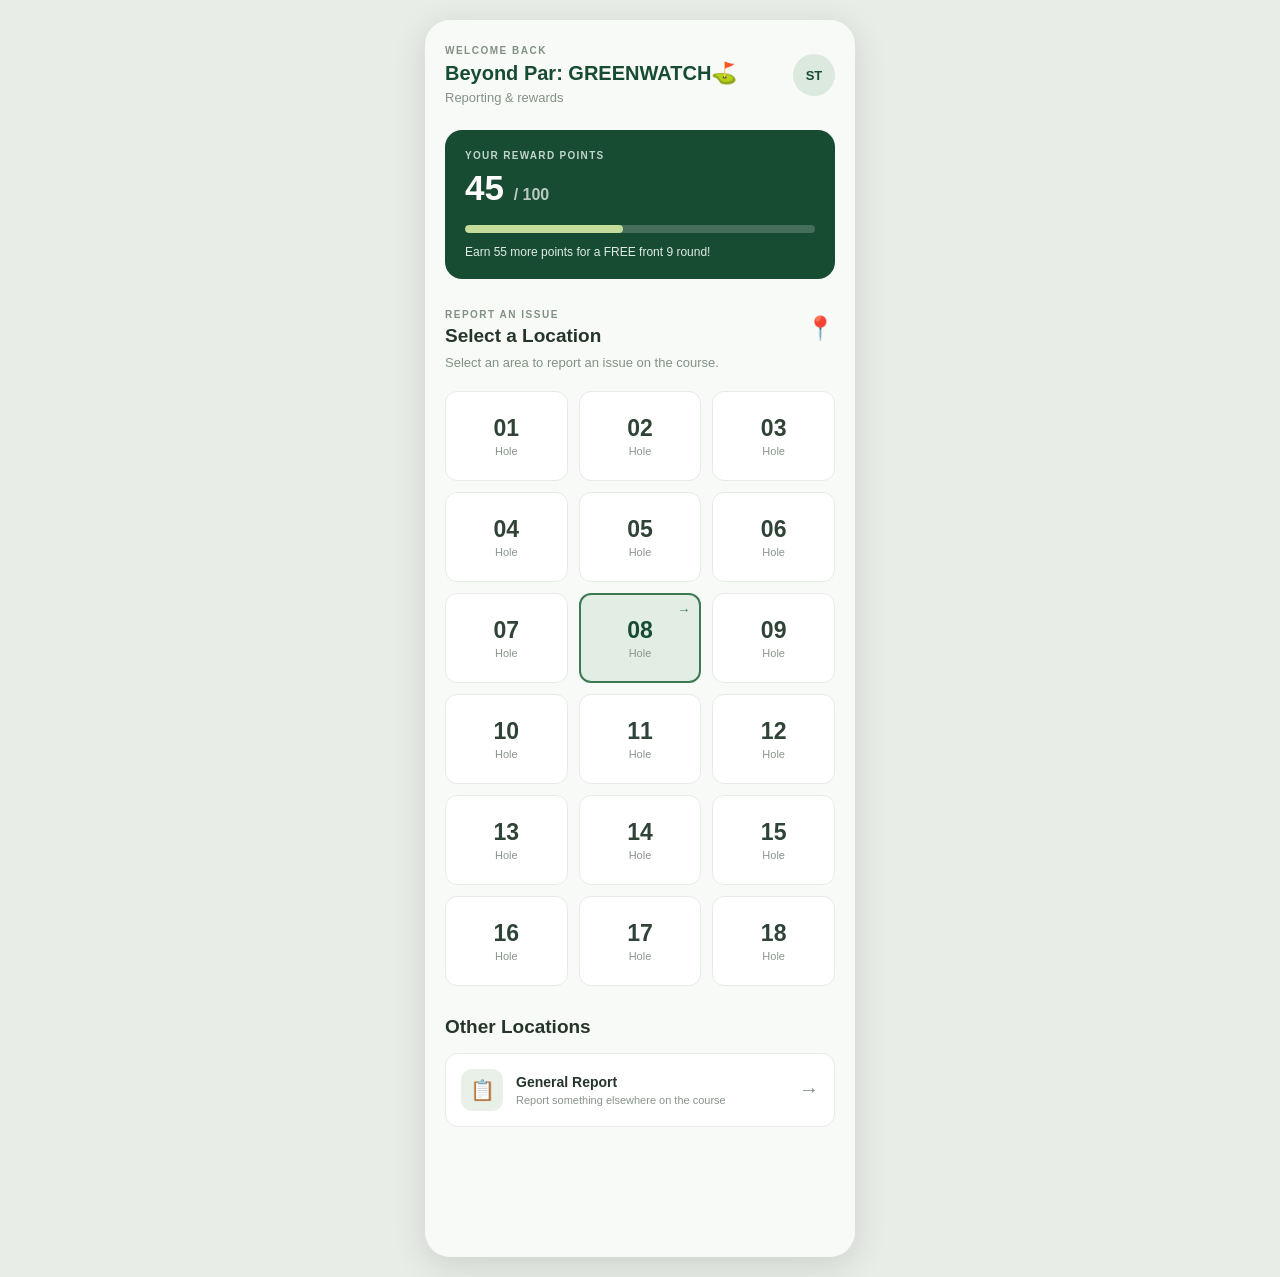
<file: index.html>
<!DOCTYPE html>
<html lang="en">
<head>
    <meta charset="UTF-8">
    <meta name="viewport" content="width=device-width, initial-scale=1.0">
    <title>BeyondPar - Home</title>
    <link rel="stylesheet" href="style.css">
</head>
<body>

<div class="app-container">

    <!-- Header -->
    <header class="header">
        <div>
            <p class="eyebrow">WELCOME BACK</p>
            <h1>Beyond Par: GREENWATCH<span>⛳</span></h1>
            <p class="subtitle">Reporting & rewards</p>
        </div>
        <div class="profile-icon">ST</div>
    </header>

    <!-- Points Card -->
    <section class="points-card">
        <div class="points-top">
            <div>
                <p class="points-label">YOUR REWARD POINTS</p>
                <h2>45 <span>/ 100</span></h2>
            </div>
        </div>

        <div class="progress-bar">
            <div class="progress-fill"></div>
        </div>

        <p class="points-footer">
            Earn 55 more points for a FREE front 9 round!
        </p>
    </section>

    <!-- Course Selection -->
    <section class="section">
        <div class="section-heading">
            <div>
                <p class="eyebrow">REPORT AN ISSUE</p>
                <h2>Select a Location</h2>
            </div>
            <span class="location-icon">📍</span>
        </div>

        <p class="section-description">
            Select an area to report an issue on the course.
        </p>

        <!-- Hole Grid -->
        <div class="hole-grid">

            <div class="hole-tile">
                <span class="hole-number">01</span>
                <span class="hole-label">Hole</span>
            </div>

            <div class="hole-tile">
                <span class="hole-number">02</span>
                <span class="hole-label">Hole</span>
            </div>

            <div class="hole-tile">
                <span class="hole-number">03</span>
                <span class="hole-label">Hole</span>
            </div>

            <div class="hole-tile">
                <span class="hole-number">04</span>
                <span class="hole-label">Hole</span>
            </div>

            <div class="hole-tile">
                <span class="hole-number">05</span>
                <span class="hole-label">Hole</span>
            </div>

            <div class="hole-tile">
                <span class="hole-number">06</span>
                <span class="hole-label">Hole</span>
            </div>

            <div class="hole-tile">
                <span class="hole-number">07</span>
                <span class="hole-label">Hole</span>
            </div>

            <!-- ONLY WORKING HOLE -->
            <a href="hole8.html" class="hole-tile active-hole">
                <span class="hole-number">08</span>
                <span class="hole-label">Hole</span>
                <span class="tile-arrow">→</span>
            </a>

            <div class="hole-tile">
                <span class="hole-number">09</span>
                <span class="hole-label">Hole</span>
            </div>

            <div class="hole-tile">
                <span class="hole-number">10</span>
                <span class="hole-label">Hole</span>
            </div>

            <div class="hole-tile">
                <span class="hole-number">11</span>
                <span class="hole-label">Hole</span>
            </div>

            <div class="hole-tile">
                <span class="hole-number">12</span>
                <span class="hole-label">Hole</span>
            </div>

            <div class="hole-tile">
                <span class="hole-number">13</span>
                <span class="hole-label">Hole</span>
            </div>

            <div class="hole-tile">
                <span class="hole-number">14</span>
                <span class="hole-label">Hole</span>
            </div>

            <div class="hole-tile">
                <span class="hole-number">15</span>
                <span class="hole-label">Hole</span>
            </div>

            <div class="hole-tile">
                <span class="hole-number">16</span>
                <span class="hole-label">Hole</span>
            </div>

            <div class="hole-tile">
                <span class="hole-number">17</span>
                <span class="hole-label">Hole</span>
            </div>

            <div class="hole-tile">
                <span class="hole-number">18</span>
                <span class="hole-label">Hole</span>
            </div>

        </div>
    </section>

    <!-- Additional Reporting Options -->
    <section class="section">
        <h2 class="section-title">Other Locations</h2>

            <div class="option-card">
                <div class="option-icon">📋</div>
                <div>
                    <h3>General Report</h3>
                    <p>Report something elsewhere on the course</p>
                </div>
                <span>→</span>
            </div>
    </section>
</div>

</body>
</html>
</file>
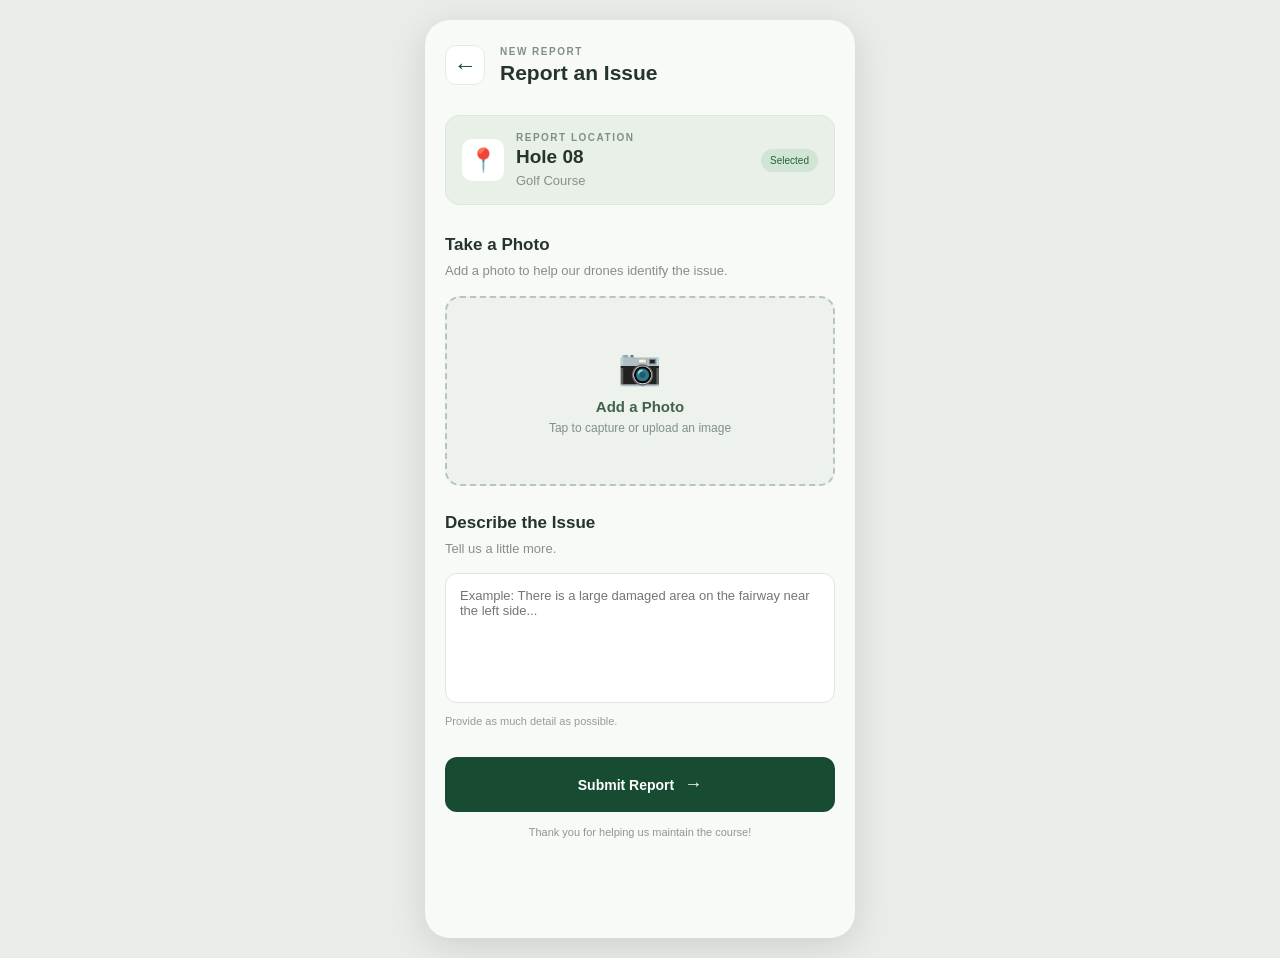
<file: hole8.html>
<!DOCTYPE html>
<html lang="en">
<head>
    <meta charset="UTF-8">
    <meta name="viewport" content="width=device-width, initial-scale=1.0">
    <title>Report Issue - Hole 8</title>
    <link rel="stylesheet" href="style.css">
</head>
<body>

<div class="app-container">

    <!-- Header -->
    <header class="page-header">
        <a href="index.html" class="back-button">←</a>
        <div>
            <p class="eyebrow">NEW REPORT</p>
            <h1>Report an Issue</h1>
        </div>
    </header>

    <!-- Location -->
    <section class="report-location">
        <div class="location-icon">📍</div>
        <div>
            <p class="eyebrow">REPORT LOCATION</p>
            <h2>Hole 08</h2>
            <p class="subtitle">Golf Course</p>
        </div>
        <span class="location-badge">Selected</span>
    </section>

    <!-- Photo Section -->
    <section class="report-section">
        <h2>Take a Photo</h2>
        <p class="section-description">
            Add a photo to help our drones identify the issue.
        </p>

        <div class="photo-placeholder">
            <div class="camera-icon">📷</div>
            <h3>Add a Photo</h3>
            <p>Tap to capture or upload an image</p>
        </div>
    </section>

    <!-- Description -->
    <section class="report-section">
        <h2>Describe the Issue</h2>
        <p class="section-description">
            Tell us a little more.
        </p>

        <textarea
            class="description-input"
            placeholder="Example: There is a large damaged area on the fairway near the left side..."
        ></textarea>

        <p class="input-hint">Provide as much detail as possible.</p>
    </section>

    <!-- Submit -->
    <div class="submit-section">
        <a href="thankyou.html" class="primary-button">
            Submit Report <span>→</span>
        </a>

        <p class="privacy-note">
            Thank you for helping us maintain the course!
        </p>
    </div>

</div>

</body>
</html>
</file>
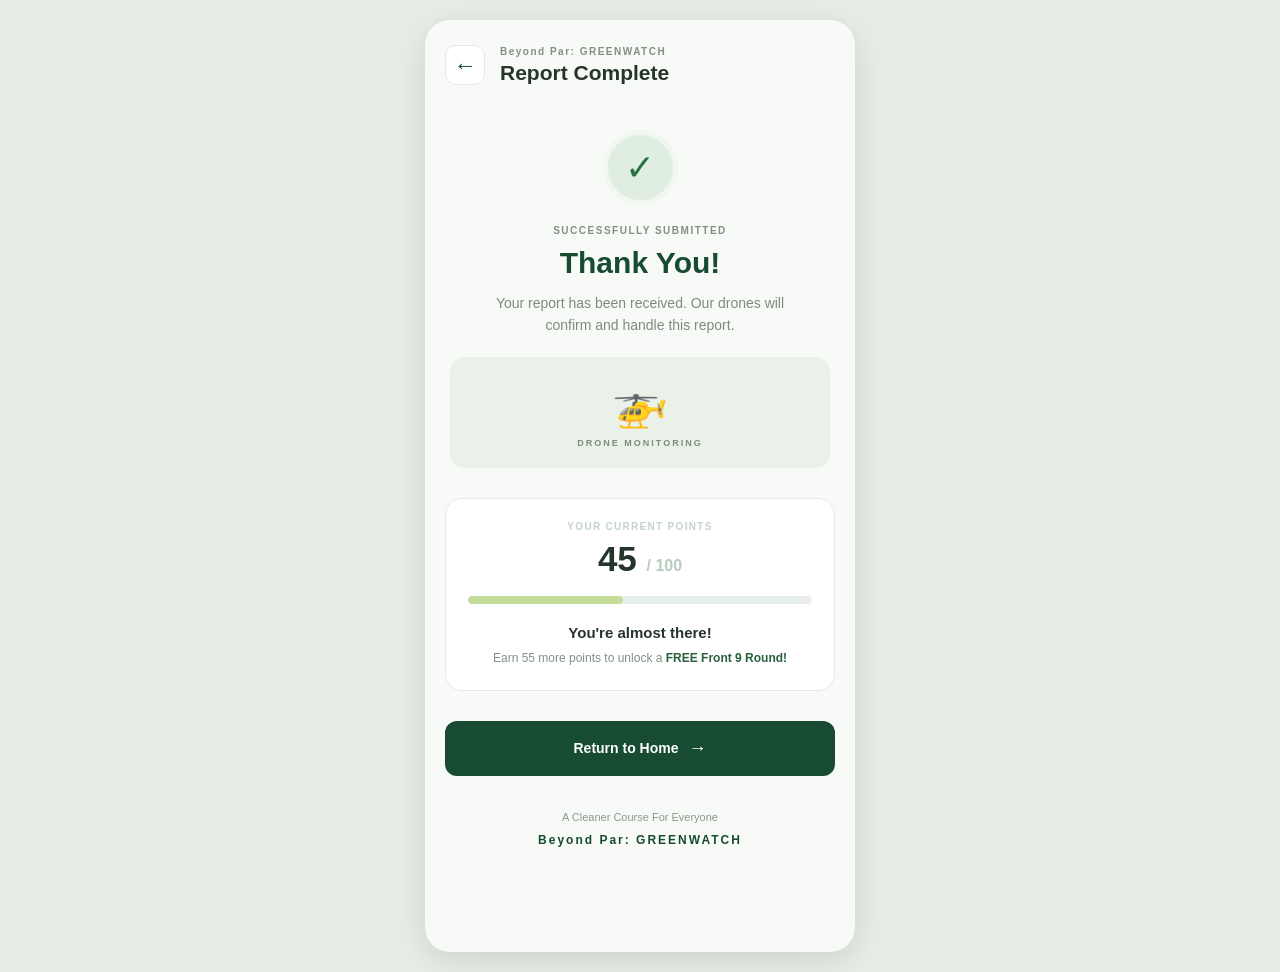
<file: thankyou.html>
<!DOCTYPE html>
<html lang="en">
<head>
    <meta charset="UTF-8">
    <meta name="viewport" content="width=device-width, initial-scale=1.0">
    <title>Report Submitted</title>
    <link rel="stylesheet" href="style.css">
</head>
<body>

<div class="app-container">

    <!-- Header -->
    <header class="page-header">
        <a href="index.html" class="back-button">←</a>
        <div>
            <p class="eyebrow">Beyond Par: GREENWATCH</p>
            <h1>Report Complete</h1>
        </div>
    </header>

    <!-- Confirmation -->
    <section class="success-section">

        <div class="success-icon">
            ✓
        </div>

        <p class="eyebrow">SUCCESSFULLY SUBMITTED</p>
        <h2>Thank You!</h2>

        <p class="success-description">
            Your report has been received. Our drones will confirm
            and handle this report.
        </p>

        <div class="drone-placeholder">
            🚁
            <p>DRONE MONITORING</p>
        </div>

    </section>

    <!-- Rewards -->
    <section class="reward-card">



        <p class="points-label">YOUR CURRENT POINTS</p>

        <h2>45 <span>/ 100</span></h2>

        <div class="progress-bar">
            <div class="progress-fill"></div>
        </div>

        <h3>You're almost there!</h3>

        <p>
            Earn 55 more points to unlock a
            <strong>FREE Front 9 Round!</strong>
        </p>

    </section>

    <!-- Return Home -->
    <div class="submit-section">
        <a href="index.html" class="primary-button">
            Return to Home <span>→</span>
        </a>
    </div>

    <div class="confirmation-footer">
        <p>A Cleaner Course For Everyone</p>
        <strong>Beyond Par: GREENWATCH</strong>
    </div>

</div>

</body>
</html>
</file>
<file: style.css>
* {
    margin: 0;
    padding: 0;
    box-sizing: border-box;
}

body {
    background: #e9ede8;
    font-family: Arial, Helvetica, sans-serif;
    color: #26352c;
    padding: 20px 10px;
}

.app-container {
    width: 100%;
    max-width: 430px;
    min-height: 850px;
    margin: 0 auto;
    background: #f8faf7;
    position: relative;
    padding: 25px 20px 100px;
    border-radius: 25px;
    box-shadow: 0 8px 35px rgba(0, 0, 0, 0.12);
    overflow: hidden;
}

a {
    text-decoration: none;
    color: inherit;
}

.eyebrow {
    font-size: 10px;
    font-weight: bold;
    letter-spacing: 1.5px;
    color: #819084;
}

.subtitle {
    color: #859188;
    font-size: 13px;
    margin-top: 5px;
}

.section-description {
    font-size: 13px;
    color: #849087;
    line-height: 1.5;
    margin-top: 6px;
}




.header {
    display: flex;
    justify-content: space-between;
    align-items: center;
    margin-bottom: 25px;
}

.header h1 {
    font-size: 20px;
    color: #174b32;
    margin-top: 5px;
}

.header h1 span {
    font-size: 21px;
}

.profile-icon {
    background: #dce9df;
    color: #174b32;
    width: 42px;
    height: 42px;
    border-radius: 50%;
    display: flex;
    justify-content: center;
    align-items: center;
    font-size: 13px;
    font-weight: bold;
}




.points-card {
    background: #174b32;
    color: white;
    padding: 20px;
    border-radius: 17px;
    margin-bottom: 30px;
}

.points-top {
    display: flex;
    justify-content: space-between;
    align-items: center;
}

.points-label {
    font-size: 10px;
    letter-spacing: 1.3px;
    color: #c2d5c8;
    font-weight: bold;
}

.points-card h2,
.reward-card h2 {
    font-size: 35px;
    margin-top: 7px;
}

.points-card h2 span,
.reward-card h2 span {
    font-size: 16px;
    color: #b9cbbf;
}

.trophy {
    font-size: 32px;
}

.progress-bar {
    height: 8px;
    width: 100%;
    background: rgba(255, 255, 255, 0.2);
    border-radius: 20px;
    margin-top: 17px;
    overflow: hidden;
}

.progress-fill {
    width: 45%;
    height: 100%;
    background: #c3dc9a;
    border-radius: 20px;
}

.points-footer {
    font-size: 12px;
    color: #e1ece4;
    margin-top: 12px;
}




.section {
    margin-bottom: 30px;
}

.section-heading {
    display: flex;
    justify-content: space-between;
    align-items: center;
}

.section-heading h2,
.section-title {
    font-size: 19px;
    margin-top: 5px;
}

.location-icon {
    font-size: 23px;
}




.hole-grid {
    display: grid;
    grid-template-columns: repeat(3, 1fr);
    gap: 11px;
    margin-top: 18px;
}

.hole-tile {
    min-height: 90px;
    background: white;
    border: 1px solid #e6ebe6;
    border-radius: 12px;
    display: flex;
    flex-direction: column;
    align-items: center;
    justify-content: center;
    position: relative;
    color: #304337;
    transition: 0.2s;
}

.hole-number {
    font-size: 23px;
    font-weight: bold;
}

.hole-label {
    font-size: 11px;
    color: #8a968d;
    margin-top: 3px;
}

.active-hole {
    background: #e2eee4;
    border: 2px solid #3b7953;
    color: #174b32;
    cursor: pointer;
}

.active-hole:hover {
    background: #d2e5d6;
    transform: translateY(-2px);
}

.tile-arrow {
    position: absolute;
    right: 9px;
    top: 7px;
    font-size: 13px;
    color: #3b7953;
}



.section-title {
    margin-bottom: 15px;
}

.other-options {
    display: flex;
    flex-direction: column;
    gap: 12px;
}

.option-card {
    background: white;
    border: 1px solid #e6ebe6;
    padding: 15px;
    border-radius: 13px;
    display: flex;
    align-items: center;
    gap: 13px;
}

.option-icon {
    background: #e8f0e8;
    width: 42px;
    height: 42px;
    border-radius: 11px;
    display: flex;
    align-items: center;
    justify-content: center;
    font-size: 20px;
}

.option-card h3 {
    font-size: 14px;
    margin-bottom: 4px;
}

.option-card p {
    font-size: 11px;
    color: #89938b;
}

.option-card > span {
    margin-left: auto;
    color: #809087;
    font-size: 20px;
}




.page-header {
    display: flex;
    align-items: center;
    gap: 15px;
    margin-bottom: 30px;
}

.page-header h1 {
    font-size: 21px;
    margin-top: 4px;
}

.back-button {
    width: 40px;
    height: 40px;
    background: white;
    border: 1px solid #e5eae5;
    border-radius: 11px;
    display: flex;
    justify-content: center;
    align-items: center;
    font-size: 23px;
    color: #174b32;
}




.report-location {
    background: #e8f0e8;
    border: 1px solid #d9e7dc;
    border-radius: 14px;
    padding: 16px;
    display: flex;
    align-items: center;
    gap: 12px;
    margin-bottom: 30px;
}

.report-location .location-icon {
    background: white;
    border-radius: 10px;
    width: 42px;
    height: 42px;
    display: flex;
    justify-content: center;
    align-items: center;
}

.report-location h2 {
    font-size: 19px;
    margin-top: 3px;
}

.location-badge {
    margin-left: auto;
    background: #d1e5d5;
    color: #27623d;
    padding: 6px 9px;
    font-size: 10px;
    border-radius: 20px;
}




.report-section {
    margin-bottom: 27px;
}

.report-section h2 {
    font-size: 17px;
}

.photo-placeholder {
    height: 190px;
    background: #edf2ed;
    border: 2px dashed #b6c7b9;
    border-radius: 15px;
    margin-top: 15px;
    display: flex;
    flex-direction: column;
    align-items: center;
    justify-content: center;
    color: #42624c;
}

.camera-icon {
    font-size: 35px;
    margin-bottom: 10px;
}

.photo-placeholder h3 {
    font-size: 15px;
}

.photo-placeholder p {
    font-size: 12px;
    color: #829087;
    margin-top: 6px;
}

.photo-format {
    font-size: 9px;
    letter-spacing: 1px;
    margin-top: 15px;
    color: #9aa89d;
    font-weight: bold;
}

.description-input {
    width: 100%;
    height: 130px;
    resize: none;
    background: white;
    border: 1px solid #dfe6df;
    border-radius: 12px;
    padding: 14px;
    margin-top: 15px;
    font-family: inherit;
    font-size: 13px;
    outline: none;
}

.description-input:focus {
    border-color: #43805a;
}

.input-hint {
    font-size: 11px;
    color: #929d94;
    margin-top: 8px;
}


/* =========================
   BUTTONS
========================= */

.submit-section {
    margin-top: 30px;
}

.primary-button {
    width: 100%;
    background: #174b32;
    color: white;
    padding: 17px;
    border-radius: 12px;
    display: flex;
    justify-content: center;
    align-items: center;
    font-size: 14px;
    font-weight: bold;
    transition: 0.2s;
}

.primary-button:hover {
    background: #27633f;
}

.primary-button span {
    margin-left: 10px;
    font-size: 18px;
}

.privacy-note {
    text-align: center;
    font-size: 11px;
    color: #8c988f;
    margin-top: 14px;
}




.success-section {
    text-align: center;
    padding: 15px 5px 25px;
}

.success-icon {
    width: 75px;
    height: 75px;
    background: #e0eee2;
    color: #287244;
    border-radius: 50%;
    display: flex;
    justify-content: center;
    align-items: center;
    font-size: 36px;
    margin: 0 auto 20px;
    border: 5px solid #f0f6f0;
}

.success-section h2 {
    font-size: 30px;
    color: #174b32;
    margin-top: 10px;
}

.success-description {
    font-size: 14px;
    color: #7c8a80;
    line-height: 1.6;
    margin: 12px auto 20px;
    max-width: 300px;
}

.drone-placeholder {
    background: #eaf1e9;
    border-radius: 15px;
    padding: 20px;
    font-size: 45px;
    margin-top: 15px;
}

.drone-placeholder p {
    font-size: 9px;
    letter-spacing: 2px;
    color: #78907d;
    font-weight: bold;
    margin-top: 8px;
}




.reward-card {
    background: white;
    border: 1px solid #e4eae4;
    border-radius: 17px;
    padding: 22px;
    text-align: center;
    margin-top: 5px;
}

.reward-icon {
    font-size: 30px;
    margin-bottom: 12px;
}

.reward-card h3 {
    font-size: 15px;
    margin-top: 20px;
}

.reward-card > p:last-child {
    font-size: 12px;
    color: #829087;
    line-height: 1.6;
    margin-top: 8px;
}

.reward-card strong {
    color: #27623d;
}

.reward-card .progress-bar {
    background: #e8eee8;
}

.confirmation-footer {
    text-align: center;
    margin-top: 30px;
    color: #8b978e;
    font-size: 11px;
    line-height: 2;
}

.confirmation-footer strong {
    color: #174b32;
    letter-spacing: 2px;
    font-size: 12px;
}



.bottom-nav {
    position: absolute;
    bottom: 0;
    left: 0;
    width: 100%;
    height: 75px;
    background: white;
    border-top: 1px solid #e8ece8;
    display: flex;
    justify-content: space-around;
    align-items: center;
    padding: 5px 5px;
}

.nav-item {
    display: flex;
    flex-direction: column;
    align-items: center;
    gap: 5px;
    color: #9aa49c;
    font-size: 19px;
    min-width: 55px;
}

.nav-item small {
    font-size: 10px;
}

.nav-item.selected {
    color: #174b32;
    font-weight: bold;
}




@media (max-width: 450px) {
    body {
        padding: 0;
        background: #f8faf7;
    }

    .app-container {
        min-height: 100vh;
        border-radius: 0;
        box-shadow: none;
    }
}
</file>
